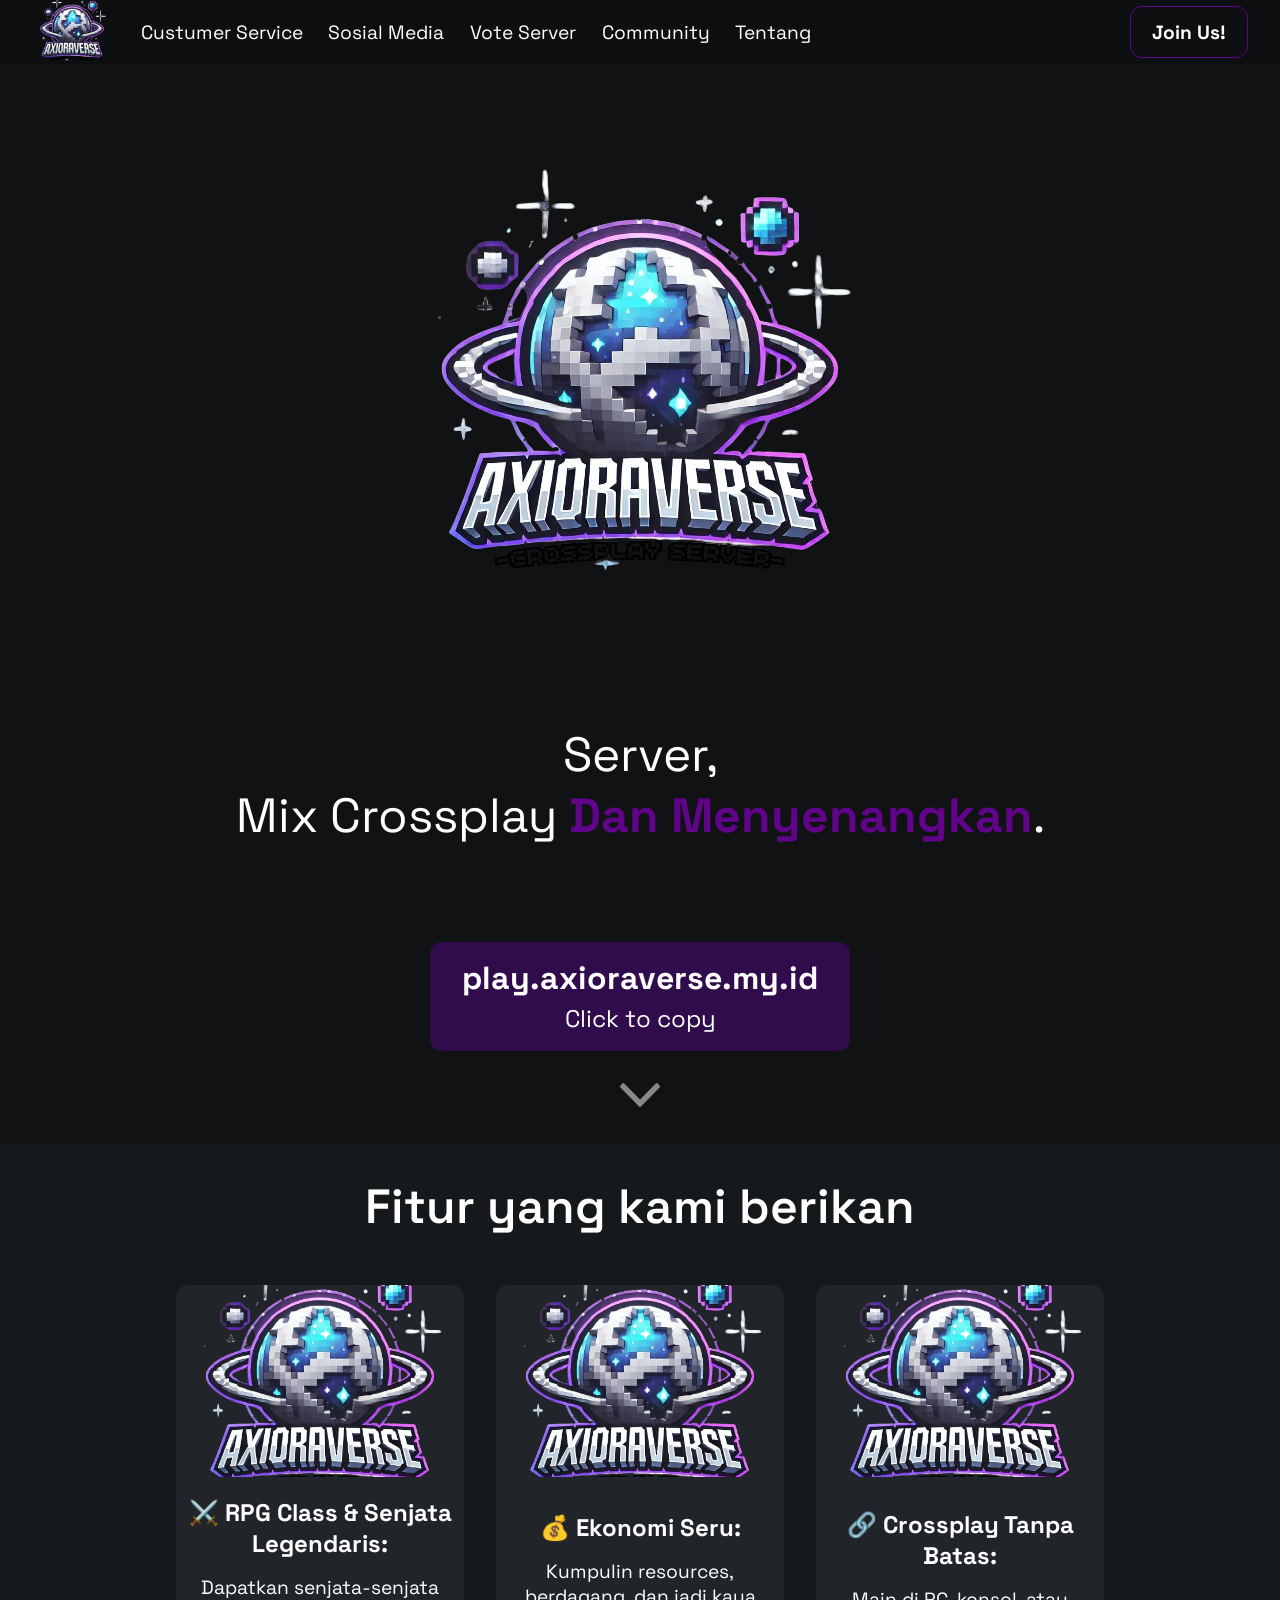
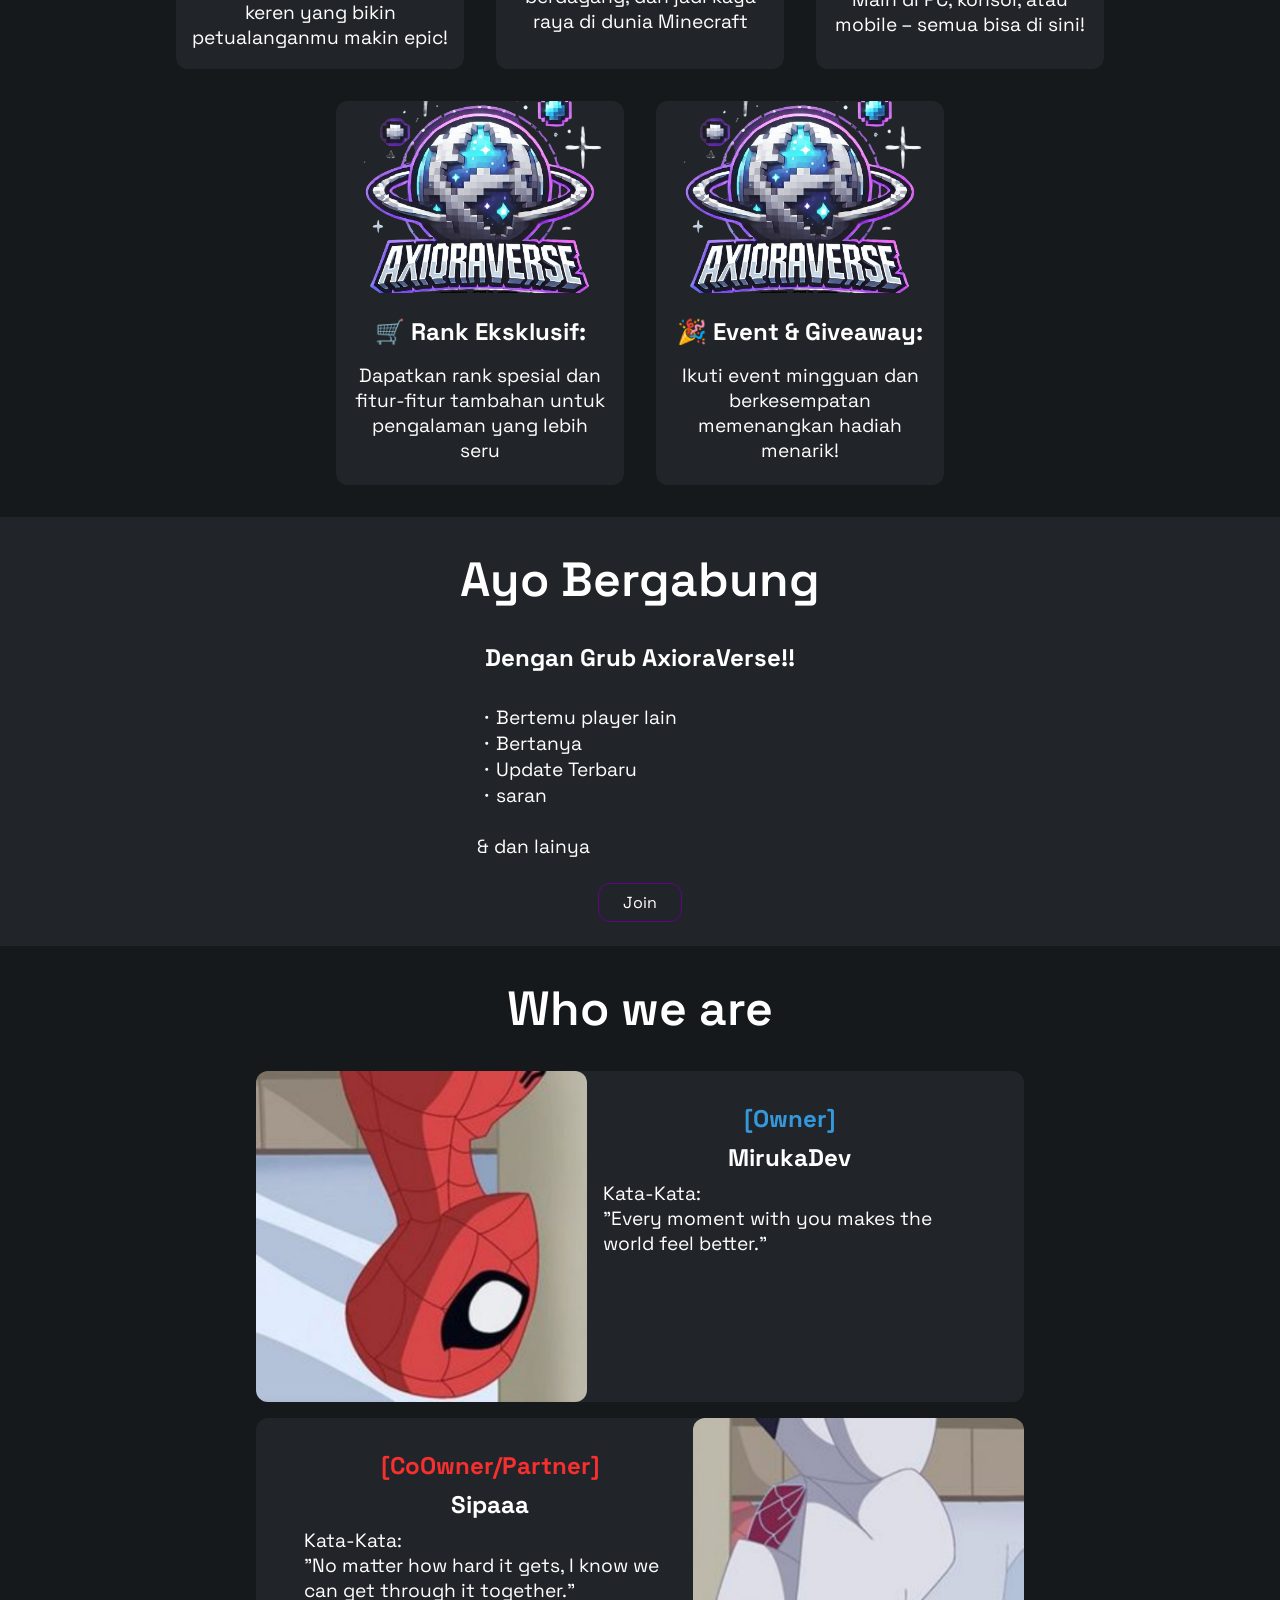
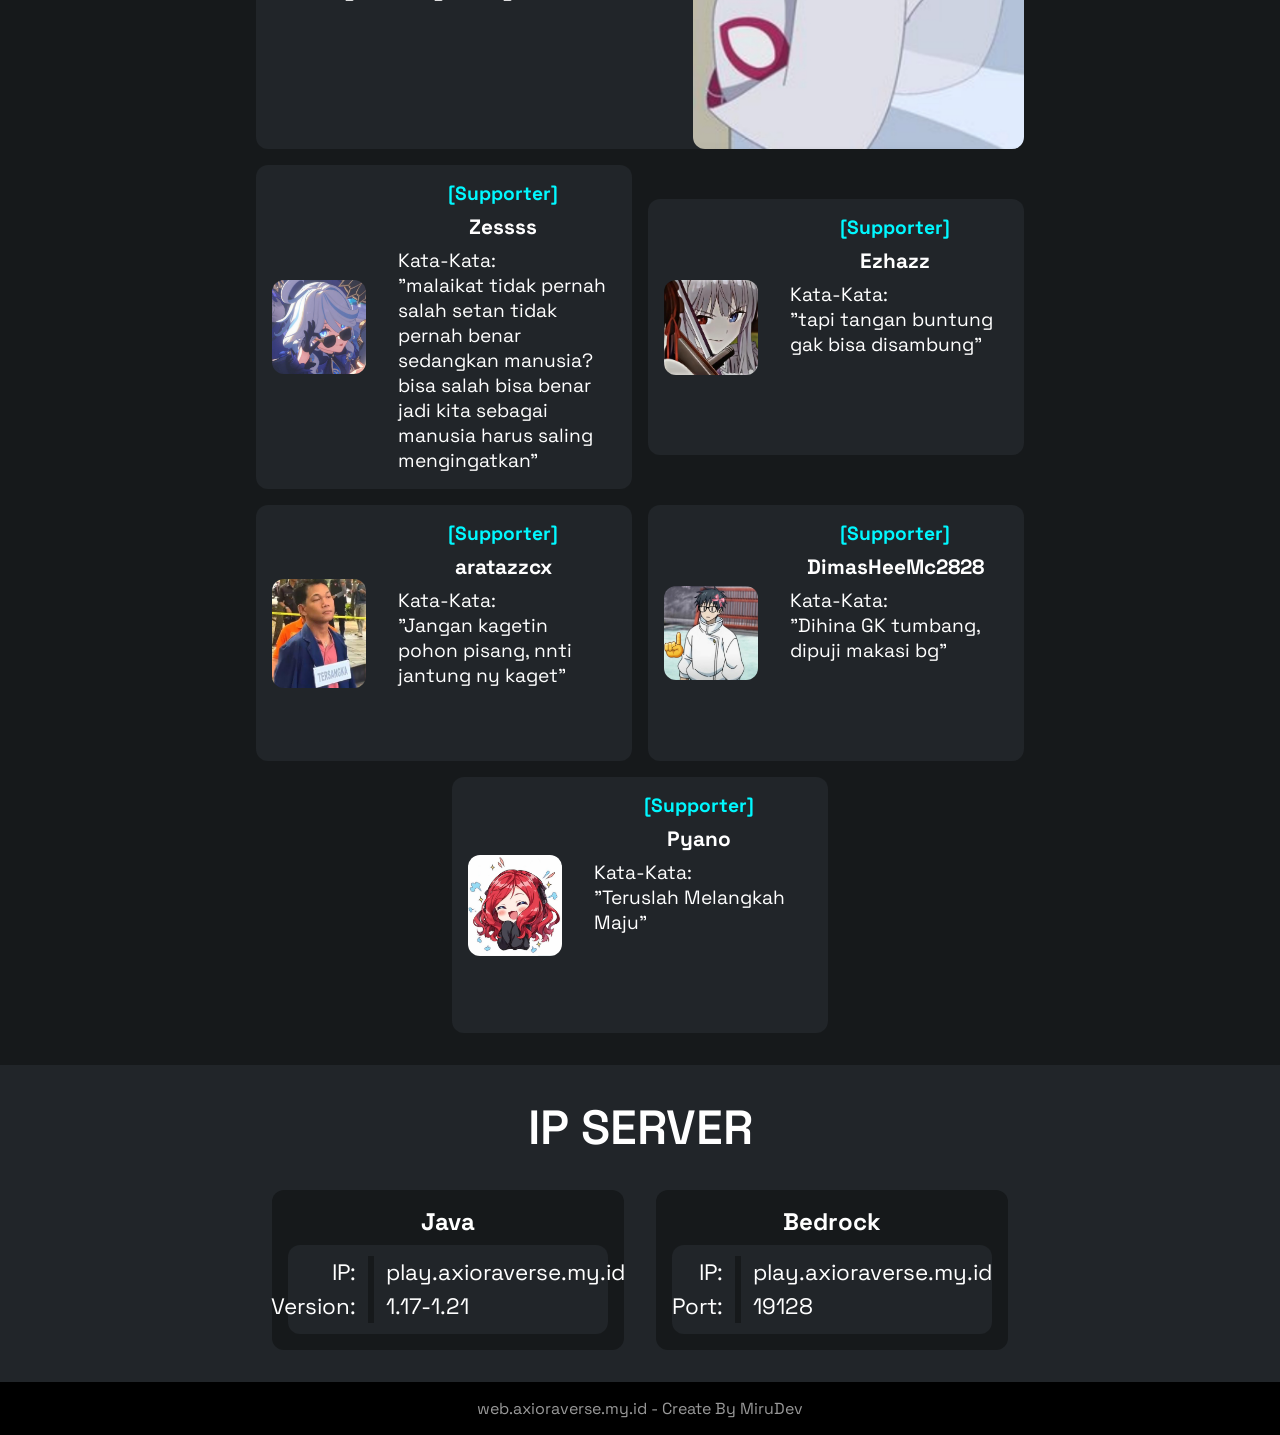
<file: index.html>
<!DOCTYPE html>
<html lang="en">
  <head>
    <meta charset="UTF-8">
    <meta http-equiv="X-UA-Compatible" content="IE=edge">
    <meta name="viewport" content="width=device-width, initial-scale=1.0">
    <title>AxioraVerse</title>
    <link rel="icon" type="image/png" href="logo_small.png">
    <link rel="stylesheet" href="style.css">
    <link href="https://fonts.bunny.net/css?family=Space+Grotesk:wght@500&display=swap" rel="stylesheet">
    <link rel="stylesheet" href="https://cdnjs.cloudflare.com/ajax/libs/font-awesome/4.7.0/css/font-awesome.min.css">
</head>
<body>
    <script src="https://ajax.googleapis.com/ajax/libs/jquery/3.5.1/jquery.min.js"></script>
    <nav class="desktop_navbar">
      <a href="#"><img class="desktop_navbar_logo_img" src="logo_small.png" alt="logo"></a>
      <a href="https://whatsform.com/-vsk7V.com" class="desktop_navbar_link">Custumer Service</a>
      <a href="https://www.tiktok.com/@axioversemc?_t=8sJsV7LVZx7&_r=1" class="desktop_navbar_link">Sosial Media</a>
      <a href="https://minecraft-mp.com/server-s338880" class="desktop_navbar_link">Vote Server</a>
      <a href="#discord" class="desktop_navbar_link scroll">Community</a>
      <a href="#about" class="desktop_navbar_link scroll">Tentang</a>
      <div class="desktop_navbar_link2_div">
          <a href="#join" class="desktop_navbar_link2 scroll">Join Us!</a>
      </div>
    </nav>
    <div class="mobile_navbar">
      <a href="#" class="mobile_navbar_logo_img_a"><img class="mobile_navbar_logo_img" src="logo_small.png" alt="logo"></a>
      <div id="mobile_navbar_links">
          <a class="mobile_navbar_link" onclick="mobile_navbar_link_hider()" href="https://whatsform.com/-vsk7V/">Custumer Service</a>
          <a class="mobile_navbar_link" onclick="mobile_navbar_link_hider()" href="https://www.tiktok.com/@axioversemc?_t=8sJsV7LVZx7&_r=1">Medsos</a>
          <a class="mobile_navbar_link" onclick="mobile_navbar_link_hider()" href="https://minecraft-mp.com/server-s338880">Vote Server</a>
          <a class="mobile_navbar_link scroll" onclick="mobile_navbar_link_hider()" href="#discord">Community</a>
          <a class="mobile_navbar_link scroll" onclick="mobile_navbar_link_hider()" href="#about">About Us</a>
          <a class="mobile_navbar_link scroll" onclick="mobile_navbar_link_hider()" href="#join">Join Us</a>
        </div>
        <div class="icon" onclick="mobile_navbar_link_hider()">
            <i class="fa fa-bars"></i>
        </div>
        <script>
            function mobile_navbar_link_hider() {
            var x = document.getElementById("mobile_navbar_links");
            if (x.style.display === "flex") {
                x.style.display = "none";
            } else {
                x.style.display = "flex";
            }
            } 
        </script>
    </div>
    <div class="mainflex">
      <div class="main1">
        <a class="main1_logo_a" href="#">
          <img class="main1_logo" src="logo.png" alt="logo">
        </a>
        <div class="main1_description">
          <a>Server,<br>Mix Crossplay</a>
          <a class="main1_actcent">Dan Menyenangkan</a><a>.</a>
        </div>
        <div class="main1_ipcopier_div">
          <button class="main1_ipcopier" onclick="copyText()" type="button">
            <span class="main1_ipcopier_text1">play.axioraverse.my.id</span>
            <br>
            <span class="main1_ipcopier_text2">Click to copy</span>
          </button>
          <script>
            function copyText() {
                navigator.clipboard.writeText
            ("play.axioraverse.my.id");
                }
            $(document).ready(function() {
            $('.main1_ipcopier').click(function() {
                var popup = $('<div>', { class: 'main1_popup' })
                .append($('<h3 class="copy_confirm">').text('Copied IP to clipboard'))
                $(this).after(popup);
                setTimeout(function() {
                popup.remove();
                }, 1000);
            });
            });
        </script>
        </div>
        <a href="#more" class="scroll">
          <img alt="downarrow" class="main1_downarrow" src="downarrow.png">
        </a>
        <script>
          const scrollLinks = document.querySelectorAll('.scroll');
          scrollLinks.forEach(function(link) {
            link.addEventListener('click', function(event) {
              event.preventDefault();
              const target = document.querySelector(link.getAttribute('href'));
              const offsetTop = target.offsetTop;
              window.scrollTo({
                top: offsetTop,
                behavior: 'smooth'
              });
            });
          });
        </script>
      </div>
      <div id="more"></div>
      <div class="main2">
        <a class="headline">Fitur yang kami berikan</a>
        <div class="main2_features_div">
          <div class="main2_feature">
            <img class="main2_feature_img" alt="Feature Image" src="logo.png">
            <a class="main2_feature_headline">⚔️ RPG Class & Senjata Legendaris: </a>
            <a class="main2_feature_text">Dapatkan senjata-senjata keren yang bikin petualanganmu makin epic!</a>
          </div>
          <div class="main2_feature">
            <img class="main2_feature_img" alt="Feature Image" src="placeholder.png">
            <a class="main2_feature_headline">💰 Ekonomi Seru: </a>
            <a class="main2_feature_text">Kumpulin resources, berdagang, dan jadi kaya raya di dunia Minecraft</a>
          </div>
          <div class="main2_feature">
            <img class="main2_feature_img" alt="Feature Image" src="placeholder.png">
            <a class="main2_feature_headline">🔗 Crossplay Tanpa Batas: </a>
            <a class="main2_feature_text">Main di PC, konsol, atau mobile – semua bisa di sini!</a>
          </div>
          <div class="main2_feature">
            <img class="main2_feature_img" alt="Feature Image" src="placeholder.png">
            <a class="main2_feature_headline">🛒 Rank Eksklusif:</a>
            <a class="main2_feature_text">Dapatkan rank spesial dan fitur-fitur tambahan untuk pengalaman yang lebih seru</a>
          </div>
          <div class="main2_feature">
            <img class="main2_feature_img" alt="Feature Image" src="placeholder.png">
            <a class="main2_feature_headline">🎉 Event & Giveaway: </a>
            <a class="main2_feature_text">Ikuti event mingguan dan berkesempatan memenangkan hadiah menarik!</a>
          </div>
        </div>
      </div>
      <div id="discord"></div>
      <div class="main4">
        <a class="headline">Ayo Bergabung</a>
          <div class="main4_dc_description_div">
            <a class="main4_dc_description_title">Dengan Grub AxioraVerse!!</a>
            <a class="main4_dc_description"> ・Bertemu player lain <br> ・Bertanya <br> ・Update Terbaru <br> ・saran  <br><br> &amp; dan lainya </a>
            <a href="https://s.id/GrubAxV" class="main4_dc_button_a">
              <div class="main4_dc_button">Join</div>
            </a>
          </div>
        </div>
      </div>
      <div id="about"></div>
      <div class="main5">
        <a class="headline">Who we are</a>
        <div class="main5_admin_div">
          <div class="main5_admins_div main5_admins_dev_type1">
            <img class="main5_admins_img" alt="admin member img" src="s.webp">
            <div class="main5_admins_description_div">
              <a class="main5_admins_description_rank main5_admins_description_rank_owner">[Owner]</a>
              <a class="main5_admins_description_title" href="https://wa.me/6281219748457">MirukaDev</a>
              <a class="main5_admins_description">Kata-Kata:<br>"Every moment with you makes the world feel better."

</a>
            </div>
          </div>
          <div class="main5_admins_div main5_admins_dev_type2">
            <img class="main5_admins_img" alt="admin member img" src="g.webp">
            <div class="main5_admins_description_div">
              <a class="main5_admins_description_rank main5_admins_description_rank_admin">[CoOwner/Partner]</a>
              <a class="main5_admins_description_title" href="https://wa./6285714781468">Sipaaa</a>
              <a class="main5_admins_description">Kata-Kata:<br>"No matter how hard it gets, I know we can get through it together."</a>
            </div>
          </div>
        </div>
        <div class="main5_supporter_div">
          <div class="main5_supporters_div">
            <img class="main5_supporters_img" alt="supporters member img" src="zess.webp">
            <div class="main5_supporters_description_div">
              <a class="main5_supporters_description_rank main5_supporters_description_rank_supporter">[Supporter]</a>
              <a class="main5_supporters_description_title">Zessss</a>
              <a class="main5_supporters_description">Kata-Kata:<br>"malaikat tidak pernah salah setan tidak pernah benar sedangkan manusia? bisa salah bisa benar jadi kita sebagai manusia harus saling mengingatkan"</a>
            </div>
          </div>
          <div class="main5_supporters_div">
            <img class="main5_supporters_img" alt="supporters member img" src="ez.webp">
            <div class="main5_supporters_description_div">
              <a class="main5_supporters_description_rank main5_supporters_description_rank_supporter">[Supporter]</a>
              <a class="main5_supporters_description_title">Ezhazz</a>
              <a class="main5_supporters_description">Kata-Kata:<br>"tapi tangan buntung gak bisa disambung"</a>
            </div>
          </div>
          <div class="main5_supporters_div">
            <img class="main5_supporters_img" alt="supporters member img" src="ara.webp">
            <div class="main5_supporters_description_div">
              <a class="main5_supporters_description_rank main5_supporters_description_rank_supporter">[Supporter]</a>
              <a class="main5_supporters_description_title">aratazzcx</a>
              <a class="main5_supporters_description">Kata-Kata:<br>"Jangan kagetin pohon pisang, nnti jantung ny kaget"</a>
            </div>
          </div>
          <div class="main5_supporters_div">
            <img class="main5_supporters_img" alt="supporters member img" src="dims.webp">
            <div class="main5_supporters_description_div">
              <a class="main5_supporters_description_rank main5_supporters_description_rank_supporter">[Supporter]</a>
              <a class="main5_supporters_description_title">DimasHeeMc2828</a>
              <a class="main5_supporters_description">Kata-Kata:<br>"Dihina GK tumbang, dipuji makasi bg"</a>
            </div>
          </div>
          <div class="main5_supporters_div">
            <img class="main5_supporters_img" alt="supporters member img" src="pya.webp">
            <div class="main5_supporters_description_div">
              <a class="main5_supporters_description_rank main5_supporters_description_rank_supporter">[Supporter]</a>
              <a class="main5_supporters_description_title">Pyano</a>
              <a class="main5_supporters_description">Kata-Kata:<br>"Teruslah Melangkah Maju"</a>
              
            </div>
          </div>
        </div>
      </div>
      <div id="join"></div>
      <div class="main3">
        <a class="headline">IP SERVER</a>
        <div class="main3_join_div_div">
          <div class="main3_join_div">
            <a class="main3_join_title">Java</a>
            <div class="main3_join_content_div">
              <div class="main3_join_categories">
                <a>IP:</a>
                <a>Version:</a>
              </div>
              <div class="main3_join_values">
                <a>play.axioraverse.my.id</a>
                <a>1.17-1.21</a>
              </div>
            </div>
          </div>
          <div class="main3_join_div">
            <a class="main3_join_title">Bedrock</a>
            <div class="main3_join_content_div">
              <div class="main3_join_categories">
                <a>IP:</a>
                <a>Port:</a>
              </div>
              <div class="main3_join_values">
                <a>play.axioraverse.my.id</a>
                <a>19128</a>
              </div>
            </div>
          </div>
        </div>
      </div>
    </div>
    <footer class="copyright_div">
      <a href="https://github.com/FQQD/MCServer-Web-Template" class="copyright">web.axioraverse.my.id - Create By MiruDev</a>
    </footer>
  </body>
</html>
</file>
<file: style.css>
:root {
    --nice-padding: 6rem;
    --roundness: 0.75rem;
    --accent1: #600489;
    --accent2: #780ba8;
    --accent2_transp: #7000c055;
    --background1: #212529;
    --background2: #16191b;


    color-scheme: dark;
}

span {
    font-family: 'Space Grotesk', sans-serif;
}

body {
    font-family:'Space Grotesk', sans-serif;
    background-color: var(--background1);
    color: white;
    margin:0px;
}


#more {
    padding-top:5rem;
    margin-top: -5rem;
}
#discord {
    padding-top:5rem;
    margin-top: -5rem;
}
#about {
    padding-top:5rem;
    margin-top: -5rem;
}
#join {
    padding-top:5rem;
    margin-top: -5rem;
}


.banner {
    display: flex;
    position: fixed;
    background-color: #ff000099;
    width: 100%;
    height: 3rem;
    z-index: 10;
    font-size: 2rem;
    font-weight: 600;
    justify-content: center;
    backdrop-filter: blur(15px);
    align-content: center;
    padding-top: .4rem;
}



.headline {
    margin-top: 2rem;
    color: #fff;
    font-size:3rem;
    text-align: center;
    font-weight: 600;
}

.desktop_navbar {
    position:fixed;
    display: flex;
    height: 4rem;
    width: 100%;
    top: 0;
    right: 0;
    left: 0;
    bottom:0;
    background-color: #00000022;
    backdrop-filter: blur(15px);
    z-index: 5;
    align-items: center;
    justify-content: center;
    flex-direction: row;
}

.desktop_navbar_logo_img {
    width: 5rem;
    padding-left: 2rem;
    padding-right: 1rem;
}

.desktop_navbar_link {
    font-size: 1.2rem;
    padding: .8rem;
    transition: all .5s;
    text-decoration: none;
    color: #fff;
    text-align: center;
}
.desktop_navbar_link:hover {
    color: var(--accent1);
}

.desktop_navbar_link2 {
    padding:.5rem;
    color: #fff;
    text-decoration: none;
    text-align: center;
}
.desktop_navbar_link2_div {
    font-size: 1.2rem;
    padding: .8rem;
    transition: all .5s;
    margin-left: auto;
    margin-right: 2rem;
    font-weight: 700;
    border: solid 1px var(--accent1);
    border-radius: var(--roundness);
    text-align: center;
}
.desktop_navbar_link2_div:hover {
    border: solid 1px var(--accent2);
    background-color: var(--accent2);
    transform: scale(1.05)
}

.mobile_navbar {
    display: none;
    overflow: hidden;
    background-color: ##7000c055;
    backdrop-filter: blur(15px);
    position: fixed;
    width: 100%;
    z-index: 5;
    flex-direction: row;
    min-height: 53px;
}

.mobile_navbar_logo_img {
    position: absolute;
    display: block;
    height: 42px;
    padding-left: .5rem;
    top: 0;
    left: 0;
    padding-top: 3.5px;
}

.mobile_navbar #mobile_navbar_links {
    display: none;
    margin-top: 53px;
    flex-direction: column;
    align-items: center;
    width: 100%;
    background-color: #00000011;
}

.mobile_navbar_link {
    padding:.5rem;
}

.mobile_navbar a {
    color: white;
    text-decoration: none;
    font-size: 17px;
    display: block;
}

.mobile_navbar .icon {
    background-color: #00000044;
    display: block;
    position: absolute;
    right: 0;
    top: 0;
    padding: 16px;
}

.mobile_navbar_logo_img_a {
    display: block;
    background-color: #00000022;
} 



.mainflex {
    display: flex;
    align-items: center;
    align-content: center;
    justify-content: center;
    flex-direction: column;
}

.main1 {
    padding-top: calc(var(--nice-padding) + 2rem);
    display:flex;
    width: 100%;
    align-self: center;
    flex-direction: column;
    align-items: center;
    align-content: center;
    justify-content: center;
    background: rgba(0, 0, 0, .5) url('https://i.postimg.cc/YSHYkV3Z/20241218-060153.jpg');
    background-blend-mode: darken;
    background-repeat: no-repeat;
    background-position: 50% 50%;
}

.main1_logo_a {
    margin-bottom: var(--nice-padding);
    cursor: default;
}

.main1_logo {
    display: block;
    align-self: center;
    margin-left:auto;
    margin-right: auto;
    transition: all .5s;
    max-width: 40rem;
}
.main1_logo:hover {
    transform: scale(1.05)
}

.main1_description {
    text-align: center;
    font-size:3rem;
    margin-bottom: var(--nice-padding);
    margin-left: 1rem;
    margin-right: 1rem;
}

.main1_actcent {
    font-weight: 800;
    color:var(--accent1);
}

.main1_ipcopier {
    padding: 1rem;
    padding-left: 2rem;
    padding-right: 2rem;
    font-size: 2rem;
    background-color: var(--accent2_transp);
    border: 0px;
    border-radius: var(--roundness);
    color: white;
    transition: all .5s;
    cursor:pointer;
    position: relative;
}

.main1_ipcopier:hover {
    background-color: var(--accent2);
    transform: scale(1.05)
}

.main1_ipcopier_text1 {
    font-size:2rem;
    font-weight: 800;
}

.main1_ipcopier_text2 {
    font-size:1.5rem;
}

.main1_popup {
    position: absolute;
    left: 50%;
    transform: translate(-50%, -0%);
    text-align: center;
    background-color: rgba(0, 175, 0, 0.1);
    border:solid rgba(0, 175, 0, 1) 1px;
    color: #fff;
    border-radius: var(--roundness);
    z-index: 9999;
    padding-left: 1rem;
    padding-right: 1rem;
    margin-top: -10.5rem;
}

.main1_downarrow {
    opacity: 50%;
    height: 1.5rem;
    padding:2rem;
    transition: all .5s;
}

.main1_downarrow:hover {
    opacity: 100%;
    transform: scale(1.05)
}

.main2 {
    display: flex;
    justify-content: center;
    flex-direction: column;
    align-content: center;
    padding-bottom: 1rem;
    background-color: var(--background2);
    width: 100%;
}



.main2_features_div {
    padding-top: 2rem;
    display:flex;
    align-items: center;
    justify-content: center;
    flex-wrap:wrap;
}

.main2_feature {
    display: flex;
    background-color: var(--background1);
    height: 24rem;
    width: 18rem;
    margin: 1rem;
    border-radius: var(--roundness);
    transition: all .5s;
    flex-direction: column;
}

.main2_feature:hover {
    background-color: #28007399;
    transform: scale(1.05)
}

@media (max-width: 1599px) {
    .main2_features_div {
      margin-left: 10rem;
      margin-right: 10rem;
    }
  }
@media (max-width: 1279px) {
    .main2_features_div {
      margin-left: 0rem;
      margin-right: 0rem;
    }
  }


.main2_feature_img {
    width: 100%;
    height: 50%;
    object-fit: cover;
    border-radius: var(--roundness);
}

.main2_feature_headline {
    margin-top: 1rem;
    text-align: center;
    font-size:1.5rem;
    font-weight: 700;
    margin-top: auto;
}

.main2_feature_text {
    margin:1rem;
    text-align: center;
    font-size:1.2rem;
    margin-bottom: auto;
}


.main4 {
    min-height: 10rem;
    width:100%;
    display: flex;
    justify-content: center;
    flex-direction: column;
    align-items: center;
}

.main4_dc_widget {
    border-radius: var(--roundness);
    border: 0;
}

.main4_dc_div {
    margin: 2rem;
    display: flex;
    flex-direction: row;
    background-color: var(--background2);
    border-radius: var(--roundness);
    max-width: 48rem;
}

.main4_dc_description_div {
    display: flex;
    flex-direction: column;
}

.main4_dc_description_title {
    margin: 2rem;
    text-align: center;
    font-size:1.5rem;
    font-weight: 700;

}


.main4_dc_description {
    margin-left:1.5rem;
    margin-right:1.5rem;
    margin-bottom:1.5rem;
    font-size:1.2rem;
}
.main4_dc_button_a{
    text-decoration: none;
    color: #fff;
    text-align: center;
    border: solid var(--accent1) 1px;
    border-radius: var(--roundness);
    margin-top: auto;
    margin-left: auto;
    margin-right: auto;
    margin-bottom: 1.5rem;
    transition: all .5s;
}
.main4_dc_button_a:hover{
    border: solid 1px var(--accent2);
    background-color: var(--accent2);
    transform: scale(1.05)
}
.main4_dc_button {
    padding:.5rem;
    padding-left: 1.5rem;
    padding-right: 1.5rem;
}




.main5 {
    background-color: var(--background2);
    min-height: 10rem;
    width:100%;
    display: flex;
    justify-content: center;
    flex-direction: column;
    align-items: center;
}

.main5_admin_div{
    display: flex;
    flex-direction: column;
    align-items: center;
    padding: 1rem 1rem .5rem 1rem;
}
.main5_admins_div{
    display: flex;
    max-width: 46rem;
    min-height: 18rem;
    background-color: var(--background1);
    border-radius: var(--roundness);
    margin-top: 1rem;
    margin-right: 1rem;
    margin-left: 1rem;
}
.main5_admins_dev_type1 {
    flex-direction:row;
    padding-right: 2rem;
}
.main5_admins_dev_type2 {
    flex-direction: row-reverse;
    padding-left: 2rem;
}

.main5_admins_img {
    border-radius: var(--roundness);
    max-width: 45%;
    max-height: 100%;
    align-self: center;
}
.main5_admins_description_div {
    display: flex;
    justify-content: center;
    justify-self: center;
    max-width: 60%;
    padding-top: 2rem;
    padding-bottom: 2rem;
    flex-direction: column;
    padding-left: 1rem;
    padding-right: 1rem;
    margin-left: auto;
    margin-right: auto;
}
.main5_admins_description_rank {
    text-align: center;
    font-size:1.5rem;
    font-weight: 700;
    margin-bottom: .5rem;
}
.main5_admins_description_rank_owner {
    color: #3498db;
}
.main5_admins_description_rank_admin {
    color: #f82f2f;
}
.main5_admins_description_title {
    text-align: center;
    font-size:1.5rem;
    font-weight: 700;
    color: #fff;
    text-decoration: none;
    transition: all .5s;
    margin-bottom: .5rem;
}
.main5_admins_description_title:hover {
    color: var(--accent1);
    transform: scale(1.05)
}

.main5_admins_description {
    margin-bottom: auto;
    font-size:1.2rem;
}


.main5_supporter_div {
    display: flex;
    max-width: 825px;
    justify-content: center;
    align-items: center;
    flex-direction:row;
    flex-wrap: wrap;
    margin-bottom: 1.5rem;
}

.main5_supporters_div {
    width: 23.5rem;
    min-height: 16rem;
    background-color: var(--background1);
    border-radius: var(--roundness);
    margin: .5rem;
    display: flex;
}

.main5_supporters_img {
    border-radius: var(--roundness);
    max-width: 25%;
    max-height: 100%;
    align-self: center;
    margin: 1rem;
}
.main5_supporters_description_div {
    display: flex;
    justify-content: center;
    width: 100%;
    padding: 1rem 1.5rem 1rem 1rem;
    flex-direction: column;
}
.main5_supporters_description_rank {
    text-align: center;
    font-size:1.2rem;
    font-weight: 700;
    margin-bottom: .5rem;
}
.main5_supporters_description_rank_supporter {
    color: #00f8ff;
}
.main5_supporters_description_title {
    text-align: center;
    font-size:1.3rem;
    font-weight: 700;
    color: #fff;
    text-decoration: none;
    transition: all .5s;
    margin-bottom: .5rem;
}
.main5_supporters_description_title:hover {
    color: var(--accent1);
    transform: scale(1.05)
}

.main5_supporters_description {
    font-size:1.2rem;
    margin-bottom: auto;
}





.main3 {
    background-color: var(--background1);
    min-height: 10rem;
    width:100%;
    display: flex;
    justify-content: center;
    flex-direction:column;
}

.main3_join_div_div {
    display: flex;
    flex-direction: row;
    justify-content: center;
    flex-wrap: wrap-reverse;
    margin: 1rem;
}

.main3_join_div {
    display: flex;
    flex-direction: column;
    width: 20rem;
    height: 8rem;
    background-color: var(--background2);
    border-radius: var(--roundness);
    margin: 1rem;
    padding: 1rem;
}

.main3_join_title {
    text-align: center;
    font-size:1.5rem;
    font-weight: 700;
    color: #fff;
    text-decoration: none;
    transition: all .5s;
    margin-bottom: .5rem;
}

.main3_join_content_div {
    display: flex;
    flex-direction: row;
    background-color: var(--background1);
    height: 100%;
    border-radius: var(--roundness);
    align-items: center;
    justify-content: center;
}

.main3_join_categories {
    display: flex;
    flex-direction: column;
    text-align: right;
    font-size:1.4rem;
    line-height: 1.5;
    border-right: 3px solid var(--background2);
    padding-right: .75rem;
}
.main3_join_values {
    display: flex;
    flex-direction: column;
    text-align: left;
    font-size:1.4rem;
    line-height: 1.5;
    border-left: 3px solid var(--background2);
    padding-left: .75rem;
}







/* Copyright Text */

.copyright {
    color: #ffffff99;
    text-decoration: none;
}

.copyright_div {
    display: flex;
    justify-content: center;
    padding: 16px;
    width:auto;
    background-color: #000;
}




@media only screen and (max-width: 600px) {
    .desktop_navbar{
        display:none;
    }
    .mobile_navbar{
        display:flex;
    }
    .headline {
        font-size:1.9rem;
        margin-right: 1rem;
        margin-left: 1rem;
    }
    .main1_logo {
        max-width: 16rem;
    }
    .main1_description {
        font-size: 2.5rem;
        margin-bottom: 2rem;
    }
    .main1_ipcopier {
        display: none;
    }
    .main5_admins_img {
        align-self: center;
        padding-top: 1rem;
    }
    .main5_admins_div{
        flex-direction: column;
        min-height: 0;
    }
    .main5_admins_description_div {
        max-width: 100%;
        padding: 2rem;
    }
    .main4_dc_div {
        flex-direction: column;
    }
    .main4_dc_widget {
        height: 20rem;
        width: 100%;
    }
    .main3_join_div {
        min-width: 20rem;
        min-height: 9rem;
    }
    .main3_join_content_div {
        padding:1rem;
    }
    .main5_admins_dev_type1 {
        padding-right: 0;
    }
    .main5_admins_dev_type2 {
        padding-left: 0;
    }
}
@media only screen and (max-width: 360px) {
    .main3_join_categories {
        font-size:1rem;
    }
    .main3_join_values {
        font-size:1rem;
    }
    .main3_join_div {
        min-width: 10rem;
        padding: .5rem;
    }
    .main3_join_div_div {
        margin: .25rem;
    }
}
</file>
